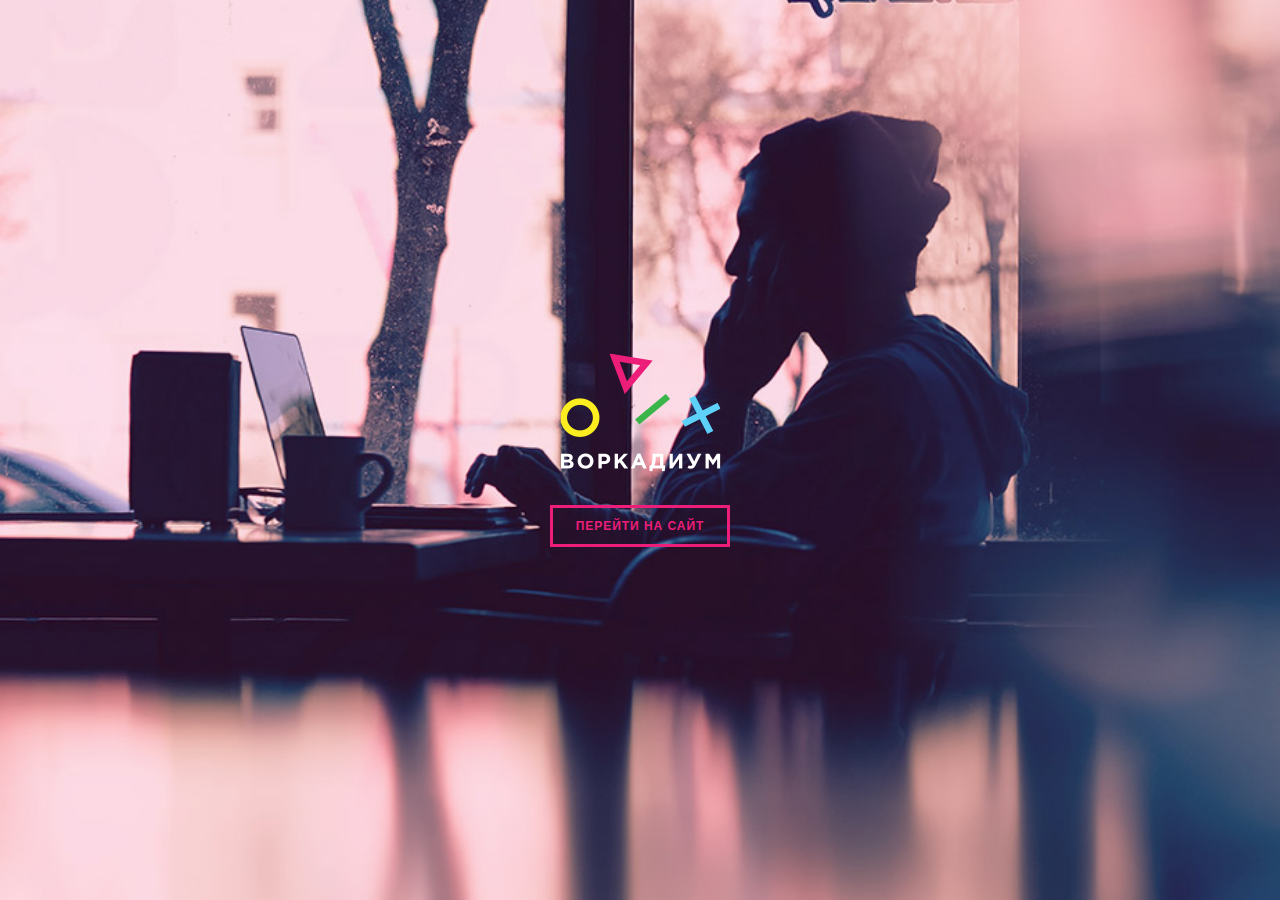
<file: index.html>
<!DOCTYPE html>
<html lang="ru">
<head>
	<meta charset="UTF-8">
	<meta name="viewport" content="width=device-width, initial-scale=1.0">
	<meta http-equiv="X-UA-Compatible" content="ie=edge">
	<title>Коворкинг Воркадиум</title>
  <link rel="shortcut icon" href="img/favicon.ico" type="image/x-icon">
  <link href="css/normalize.css" rel="stylesheet">
  <link href="css/style.css" rel="stylesheet">
</head>
<body>
	<section class="index-wrapper">
		<div class="index-logo-wrapper">
			<div class="index-logo-img">
				<img class="logo-img" src="img/logo-index.png" width="160" height="120" alt="Логотип Воркадиума" >
			</div>
			<a class="index-btn" href="about.html">
				Перейти на сайт
			</a>
		</div>
	</section>
</body>
</html>
</file>
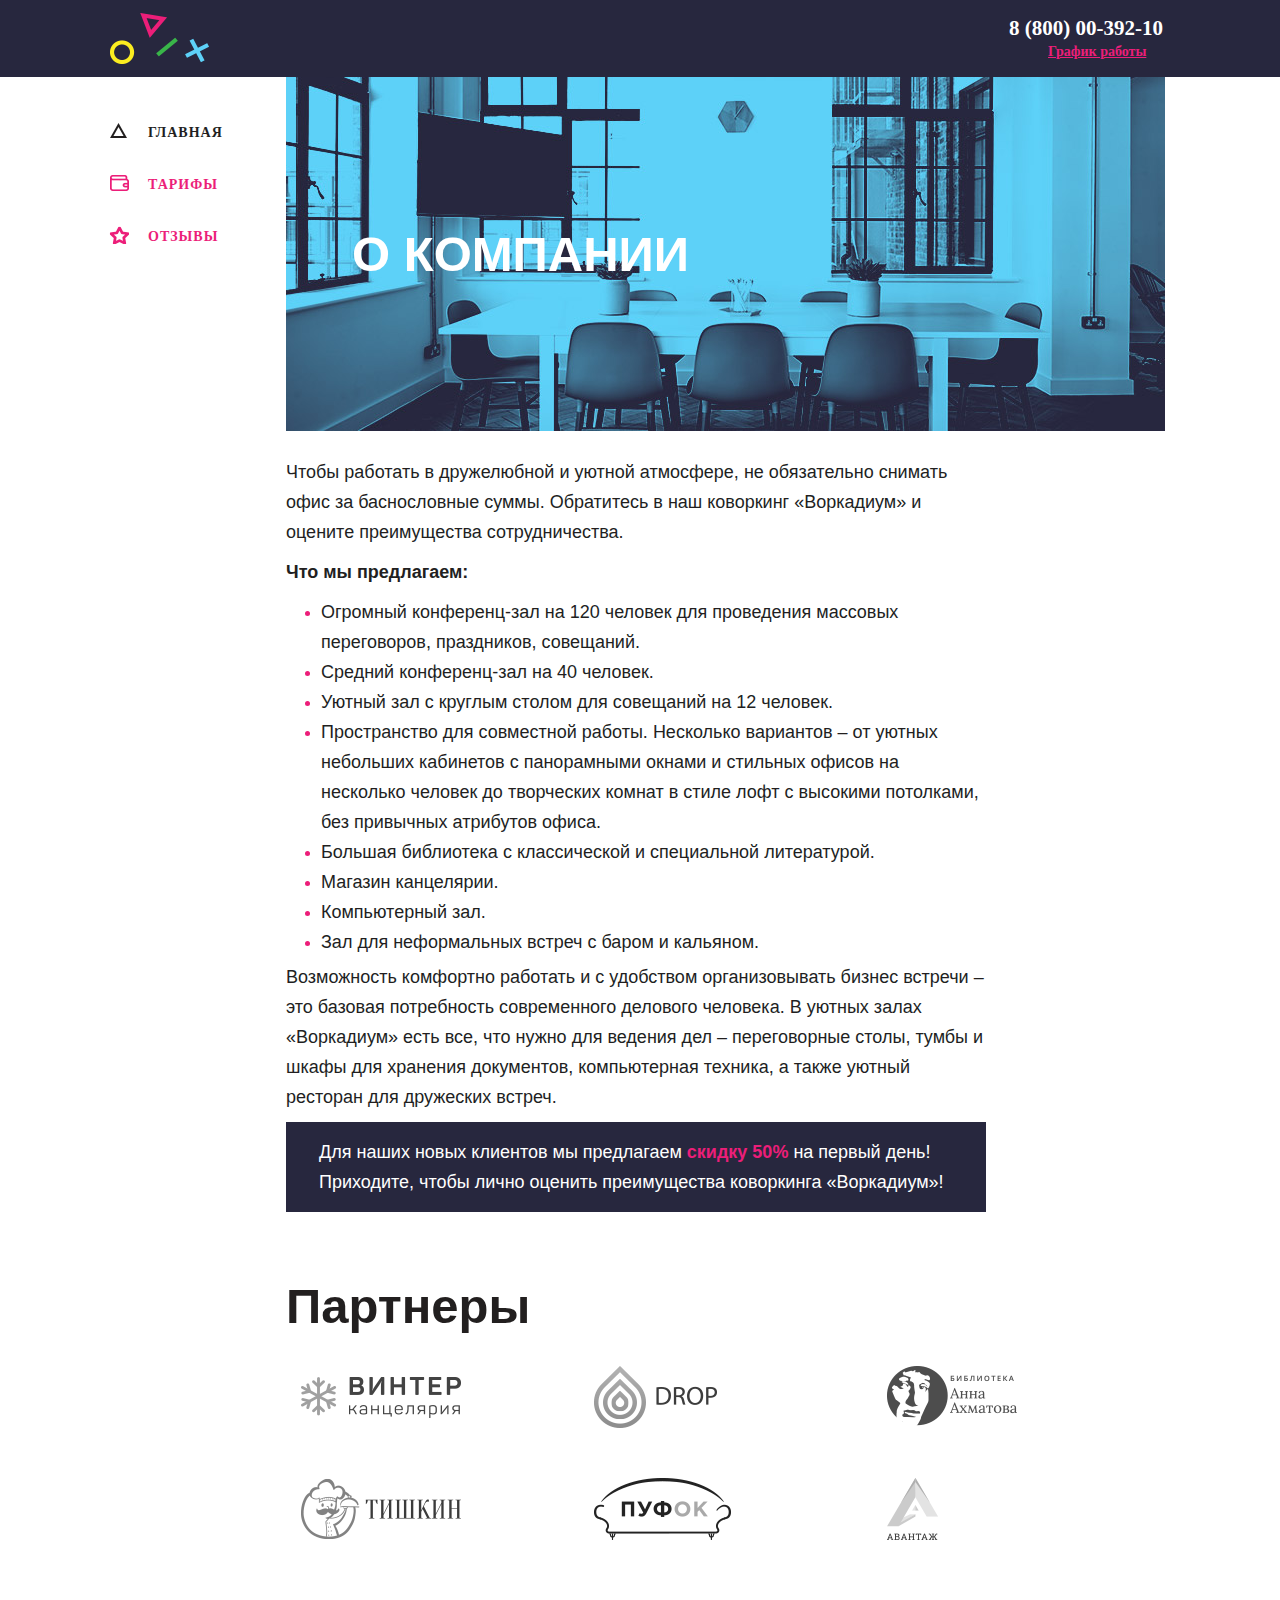
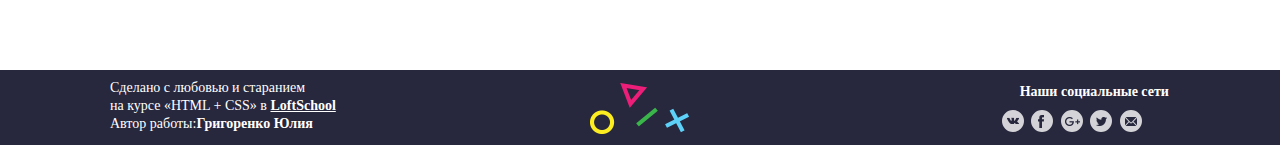
<file: about.html>
<!DOCTYPE html>
<html lang="ru">
  <head>
    <meta charset="UTF-8">
    <meta name="viewport" content="width=device-width, initial-scale=1.0">
    <meta http-equiv="X-UA_Compatible" content="ie=edge">
    <title>Коворкинг Воркадиум</title>
    <link rel="shortcut icon" href="img/favicon.ico" type="image/x-icon">
    <link href="css/normalize.css" rel="stylesheet">
    <link href="css/style.css" rel="stylesheet">
  </head>
  <body>
    <section class="wrapper">
      <header class="main-header">
        <div class="container container-header">
            <section class="main-header__logo">
            <a class="logo__link" href="about.html">
              <img class="logo__img" src="img/main-logo.png" width="99" height="51" alt="Логотип коворкинга Воркадиум">
            </a>
          </section>
          <address class="main-header__contacts">
            <a class="contacts__phone" href="tel:+78000039210">8 (800) 00-392-10</a>
            <div class="dropdown__schedule">
                <button class="contacts__schedule">График работы</button>
              <div class="schedule__office-hours">
                <div class="schedule__visual-triangle"></div>
                <span class="schedule__work-week">пн-вс: 09:00-20:00</span>
                <span class="schedule__lunch-time">обед: 14:00-14:30 </span>
              </div>
            </div>
          </address>
        </div>
      </header>
      <div class="container clearfix">
        <aside class="sidebar">
  				<nav class="main-nav">
  					<ul class="main-nav__list">
  						<li class="main-nav__item main-nav__item-current">
  							<a  class="main-nav__link-about">Главная</a>
  						</li>
  						<li class="main-nav__item">
                <a  href="prices.html" class="main-nav__link-prices">Тарифы</a>
  						</li>
  						<li class="main-nav__item">
  							<a href="feedback.html" class="main-nav__link-comments">Отзывы</a>
  						</li>
  					</ul>
  				</nav>
  			</aside>
        <main class="content">
          <div class="main__header">
            <h1 class="main-content__title">О компании</h1>
          </div>
          <p class="offer">Чтобы работать в дружелюбной и уютной атмосфере, не обязательно снимать офис за баснословные суммы.       Обратитесь в наш коворкинг «Воркадиум» и оцените преимущества сотрудничества.
          </p>
          <h3 class="offer-title">Что мы предлагаем:</h3>
          <ul class="offer-list">
            <li class="offer-item"><span class="offer-item-text">Огромный конференц-зал на 120 человек для проведения массовых переговоров, праздников, совещаний.</span></li>
            <li class="offer-item"><span class="offer-item-text">Средний конференц-зал на 40 человек.</span></li>
            <li class="offer-item"><span class="offer-item-text">Уютный зал с круглым столом для совещаний на 12 человек.</span></li>
            <li class="offer-item"><span class="offer-item-text">Пространство для совместной работы. Несколько вариантов – от уютных небольших кабинетов с панорамными окнами и стильных офисов на несколько человек до творческих комнат в стиле лофт с высокими потолками, без привычных атрибутов офиса.</span></li>
            <li class="offer-item"><span class="offer-item-text">Большая библиотека с классической и специальной литературой.</span></li>
            <li class="offer-item"><span class="offer-item-text">Магазин канцелярии.</span></li>
            <li class="offer-item"><span class="offer-item-text">Компьютерный зал.</span></li>
            <li class="offer-item"><span class="offer-item-text">Зал для неформальных встреч с баром и кальяном.</span></li>
          </ul>
          <p class="offer">Возможность комфортно работать и с удобством организовывать бизнес встречи – это базовая потребность современного делового человека. В уютных залах «Воркадиум» есть все, что нужно для ведения дел – переговорные столы, тумбы и шкафы для хранения документов, компьютерная техника, а также уютный ресторан для дружеских встреч.</p>
          <p class="offer offer-sale">Для наших новых клиентов мы предлагаем <span class="sale-marker">скидку 50%</span> на первый день! Приходите, чтобы лично оценить преимущества коворкинга «Воркадиум»!</p>
          <h2 class="partners-title">Партнеры</h2>
          <ul class="partners-list">
            <li class="partners-item"><img class="partners-img" src="img/logo-1.png" width="160" height="41" alt="логотип компании винтер"></li>
            <li class="partners-item"><img class="partners-img" src="img/logo-2.png" width="123" height="62" alt="логотип компании drop"></li>
            <li class="partners-item"><img class="partners-img" src="img/logo-3.png" width="130" height="62" alt="логотип компании библиотека нны Ахматовой"></li>
            <li class="partners-item"><img class="partners-img" src="img/logo-4.png" width="160" height="62" alt="логотип компании Тишкин"></li>
            <li class="partners-item"><img class="partners-img" src="img/logo-5.png" width="137" height="62" alt="логотип компании пуфок"></li>
            <li class="partners-item"><img class="partners-img" src="img/logo-6.png" width="51" height="62" alt="логотип компании винтер"></li>
          </ul>
        <main>
      </div>
    </section>
    <footer class="main-footer">
      <div class="container clearfix">
        <section class="main-footer__copyright">
          Сделано с любовью и старанием</br>
					на курсе «HTML + CSS» в <a href="#" class="copyright__link">LoftSchool</a></br>
					Автор работы:<span class="copyright__author">Григоренко Юлия</span>
        </section>
        <section class="main-footer__logo">
          <a href="about.html" class="logo__link">
						<img class="logo__img" src="img/main-logo.png" width="99" height="51" alt="Логотип коворкинга Воркадиум">
					</a>
        </section>
        <section class="main-footer__social">
          <div class="socials__title">
						Наши социальные сети
					</div>
          <ul class="socials__list">
						<li class="socials__item">
							<a href="#" class="socials__link socials__link-vk">
							</a>
						</li>
						<li class="socials__item">
							<a href="#" class="socials__link socials__link-fb">
							</a>
						</li>
						<li class="socials__item">
							<a href="#" class="socials__link socials__link-google">
							</a>
						</li>
						<li class="socials__item">
							<a href="#" class="socials__link socials__link-twitter">
							</a>
						</li>
						<li class="socials__item">
							<a href="#" class="socials__link socials__link-email">
							</a>
						</li>
					</ul>
        </section>
      </div>
    </footer>
  </body>
</html>
</file>
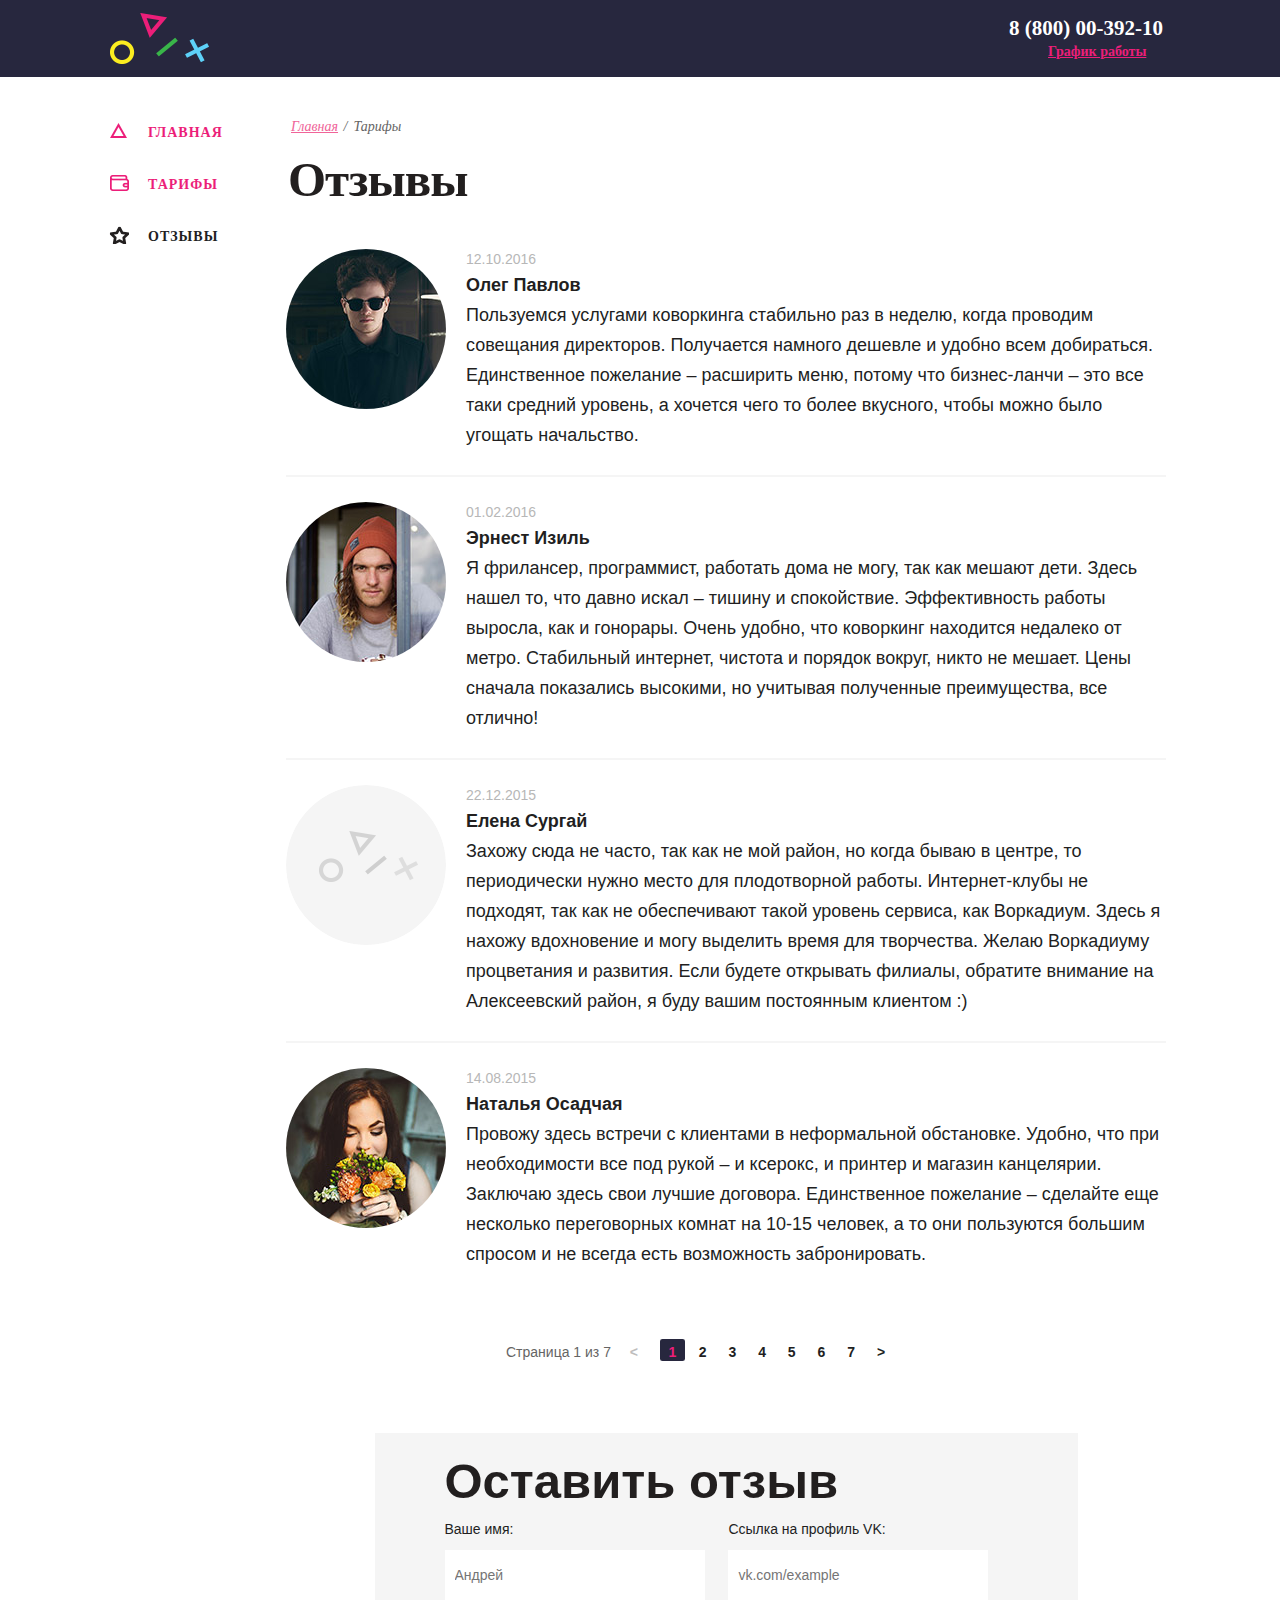
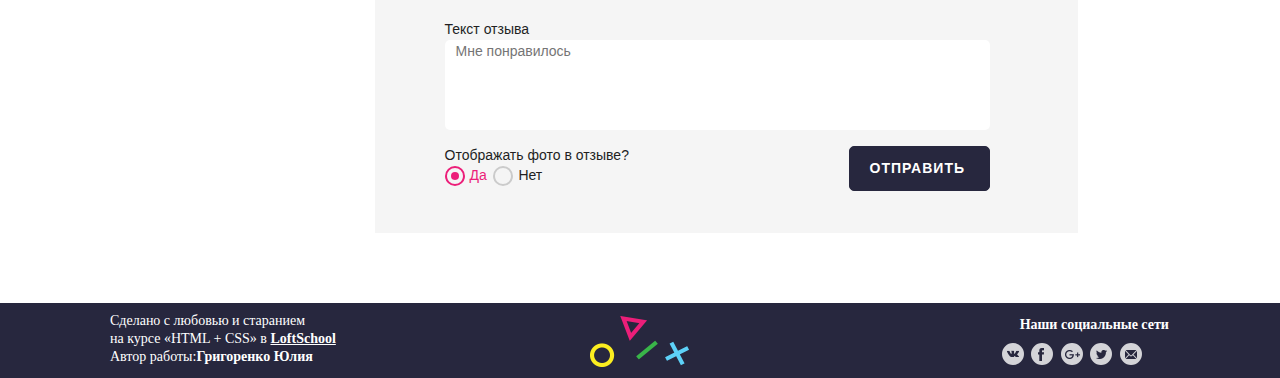
<file: feedback.html>
<!DOCTYPE html>
<html lang="ru">
  <head>
    <meta charset="UTF-8">
    <meta name="viewport" content="width=device-width, initial-scale=1.0">
    <meta http-equiv="X-UA_Compatible" content="ie=edge">
    <title>Коворкинг Воркадиум</title>
    <link rel="shortcut icon" href="img/favicon.ico" type="image/x-icon">
    <link href="css/normalize.css" rel="stylesheet">
    <link href="css/style.css" rel="stylesheet">
  </head>
  <body>
    <section class="wrapper">
      <header class="main-header">
        <div class="container container-header">
            <section class="main-header__logo">
            <a class="logo__link" href="about.html">
              <img class="logo__img" src="img/main-logo.png" width="99" height="51" alt="Логотип коворкинга Воркадиум">
            </a>
          </section>
          <address class="main-header__contacts">
            <a class="contacts__phone" href="tel:+78000039210">8 (800) 00-392-10</a>
            <div class="dropdown__schedule">
                <button class="contacts__schedule">График работы</button>
              <div class="schedule__office-hours">
                <div class="schedule__visual-triangle"></div>
                <span class="schedule__work-week">пн-вс: 09:00-20:00</span>
                <span class="schedule__lunch-time">обед: 14:00-14:30 </span>
              </div>
            </div>
          </address>
        </div>
      </header>
      <div class="container clearfix">
        <aside class="sidebar">
  				<nav class="main-nav">
  					<ul class="main-nav__list">
  						<li class="main-nav__item">
  							<a href="about.html" class="main-nav__link-about">Главная</a>
  						</li>
  						<li class="main-nav__item">
                <a  href="prices.html" class="main-nav__link-prices">Тарифы</a>
  						</li>
  						<li class="main-nav__item main-nav__item-current">
  							<a class="main-nav__link-comments">Отзывы</a>
  						</li>
  					</ul>
  				</nav>
  			</aside>
        <main class="content">
          <ul class="breadcrumbs">
            <li class="breadcrumbs__item"><a class="breadcrumbs__link" href="index.html">Главная</a></li>
            <li class="breadcrumbs__item breadcrumbs__item-current">Тарифы</li>
          </ul>
          <h1 class="content__title">Отзывы</h1>
          <ul class="feedback-list">
            <li class="feedback-item">
              <div class="img_wrapper">
                <img class="feedback-img" src="img/pavel-feed.jpg" width="160" height="160" alt="Фото пользователя">
              </div>
              <div class="feedback-description">
                <p class="feedback-date">12.10.2016</p>
                <p class="feedback-person">Олег Павлов</p>
                <p class="feedback-text">Пользуемся услугами коворкинга стабильно раз в неделю, когда проводим совещания директоров. Получается намного дешевле и удобно всем добираться. Единственное пожелание – расширить меню, потому что бизнес-ланчи – это все таки средний уровень, а хочется чего то более вкусного, чтобы можно было угощать начальство.</p>
              </div>
            </li>
            <li class="feedback-item">
              <div class="img_wrapper">
                <img class="feedback-img" src="img/ernest-feed.jpg" width="160" height="160" alt="Фото пользователя">
              </div>
              <div class="feedback-description">
                <p class="feedback-date">01.02.2016</p>
                <p class="feedback-person">Эрнест Изиль</p>
                <p class="feedback-text">Я фрилансер, программист, работать дома не могу, так как мешают дети. Здесь нашел то, что давно искал – тишину и спокойствие. Эффективность работы выросла, как и гонорары. Очень удобно, что коворкинг находится недалеко от метро. Стабильный интернет, чистота и порядок вокруг, никто не мешает. Цены сначала показались высокими, но учитывая полученные преимущества, все отлично!</p>
              </div>
            </li>
            <li class="feedback-item">
              <div class="img_wrapper">
                <img class="feedback-img" src="img/logo-feed.png" width="160" height="160" alt="Фото пользователя">
              </div>
              <div class="feedback-description">
                <p class="feedback-date">22.12.2015</p>
                <p class="feedback-person">Елена Сургай</p>
                <p class="feedback-text">Захожу сюда не часто, так как не мой район, но когда бываю в центре, то периодически нужно место для плодотворной работы. Интернет-клубы не подходят, так как не обеспечивают такой уровень сервиса, как Воркадиум. Здесь я нахожу вдохновение и могу выделить время для творчества. Желаю Воркадиуму процветания и развития. Если будете открывать филиалы, обратите внимание на Алексеевский район, я буду вашим постоянным клиентом :) </p>
              </div>
            </li>
            <li class="feedback-item">
              <div class="img_wrapper">
                <img class="feedback-img" src="img/natalya-feed.jpg" width="160" height="160" alt="Фото пользователя">
              </div>
              <div class="feedback-description">
                <p class="feedback-date">14.08.2015</p>
                <p class="feedback-person">Наталья Осадчая</p>
                <p class="feedback-text">Провожу здесь встречи с клиентами в неформальной обстановке. Удобно, что при необходимости все под рукой – и ксерокс, и принтер и магазин канцелярии. Заключаю здесь свои лучшие договора. Единственное пожелание – сделайте еще несколько переговорных комнат на 10-15 человек, а то они пользуются большим спросом и не всегда есть возможность забронировать.</p>
              </div>
            </li>
          </ul>
          <section class="pagination">
             <div class="pagination__description">
               Страница 1 из 7
             </div>
             <ul class="pagination__list">
               <li class="pagination__item pagination__item-disabled">&lt;</li>
               <li class="pagination__item pagination__item-current">1</li>
               <li class="pagination__item"><a class="pagination__link" href="#">2</a></li>
               <li class="pagination__item"><a class="pagination__link" href="#">3</a></li>
               <li class="pagination__item"><a class="pagination__link" href="#">4</a></li>
               <li class="pagination__item"><a class="pagination__link" href="#">5</a></li>
               <li class="pagination__item"><a class="pagination__link" href="#">6</a></li>
               <li class="pagination__item"><a class="pagination__link" href="#">7</a></li>
               <li class="pagination__item"><a class="pagination__link" href="#">></a></li>
            </ul>
          </section>
          <section class="comments-form">
            <h2 class="comments-form__header">Оставить отзыв</h2>
            <form class="comments-form__form" method="post" action="https://echo/index.html">
              <div class="comments-form__user-data">
                <p class="comments-form__item">
                  <label for="comments-form-username">Ваше имя:</label>
                  <input id="comments-form-username" class="comments-form__textinput" type="text" name="username" size="40" placeholder="Андрей">
                </p>
                <p class="comments-form__item">
                  <label for="comments-form-vk">Ссылка на профиль VK:</label>
                  <input id="comments-form-vk" class="comments-form__textinput" type="text" name="vk" size="140" placeholder="vk.com/example">
                </p>
              </div>
              <div class="comments-form__message">
                <p class="comments-form__item">
                  <label for="comments-form-text">Текст отзыва</label>
                  <textarea class="comments-form__textarea" id="comments-form-text" placeholder="Мне понравилось"></textarea>
                </p>
              </div>
              <div class="comments-form__photo-submit">

                <fieldset class="comments-form__photo-information">
                  <legend>Отображать фото в отзыве?</legend>
                  <ul class="radio-filter">
                    <li class="filter-option">
                      <input id="filter-photo-display" class="visually-hidden filter-input-radio"
                        type="radio" name="comments-form__photo" value="display" checked>
                      <label class="filter-radio filter-radio-display" for="filter-photo-display">Да</label>
                    </li>
                    <li class="filter-option">
                      <input id="filter-photo-hide" class="visually-hidden filter-input-radio"
                        type="radio" name="comments-form__photo" value="hide">
                      <label class="filter-radio filter-radio-hide" for="filter-photo-hide">Нет</label>
                    </li>
                  </ul>
                </fieldset>
                <button class="button comments-form__button" type="submit">Отправить</button>
              </div>
            </form>
          </section>
        <main>
      </div>
    </section>


    <footer class="main-footer">
      <div class="container clearfix">
        <section class="main-footer__copyright">
          Сделано с любовью и старанием</br>
					на курсе «HTML + CSS» в <a href="#" class="copyright__link">LoftSchool</a></br>
					Автор работы:<span class="copyright__author">Григоренко Юлия</span>
        </section>
        <section class="main-footer__logo">
          <a href="about.html" class="logo__link">
						<img class="logo__img" src="img/main-logo.png" width="99" height="51" alt="Логотип коворкинга Воркадиум">
					</a>
        </section>
        <section class="main-footer__social">
          <div class="socials__title">
						Наши социальные сети
					</div>
          <ul class="socials__list">
						<li class="socials__item">
							<a href="#" class="socials__link socials__link-vk">
							</a>
						</li>
						<li class="socials__item">
							<a href="#" class="socials__link socials__link-fb">
							</a>
						</li>
						<li class="socials__item">
							<a href="#" class="socials__link socials__link-google">
							</a>
						</li>
						<li class="socials__item">
							<a href="#" class="socials__link socials__link-twitter">
							</a>
						</li>
						<li class="socials__item">
							<a href="#" class="socials__link socials__link-email">
							</a>
						</li>
					</ul>
        </section>
      </div>
    </footer>
  </body>
</html>
</file>
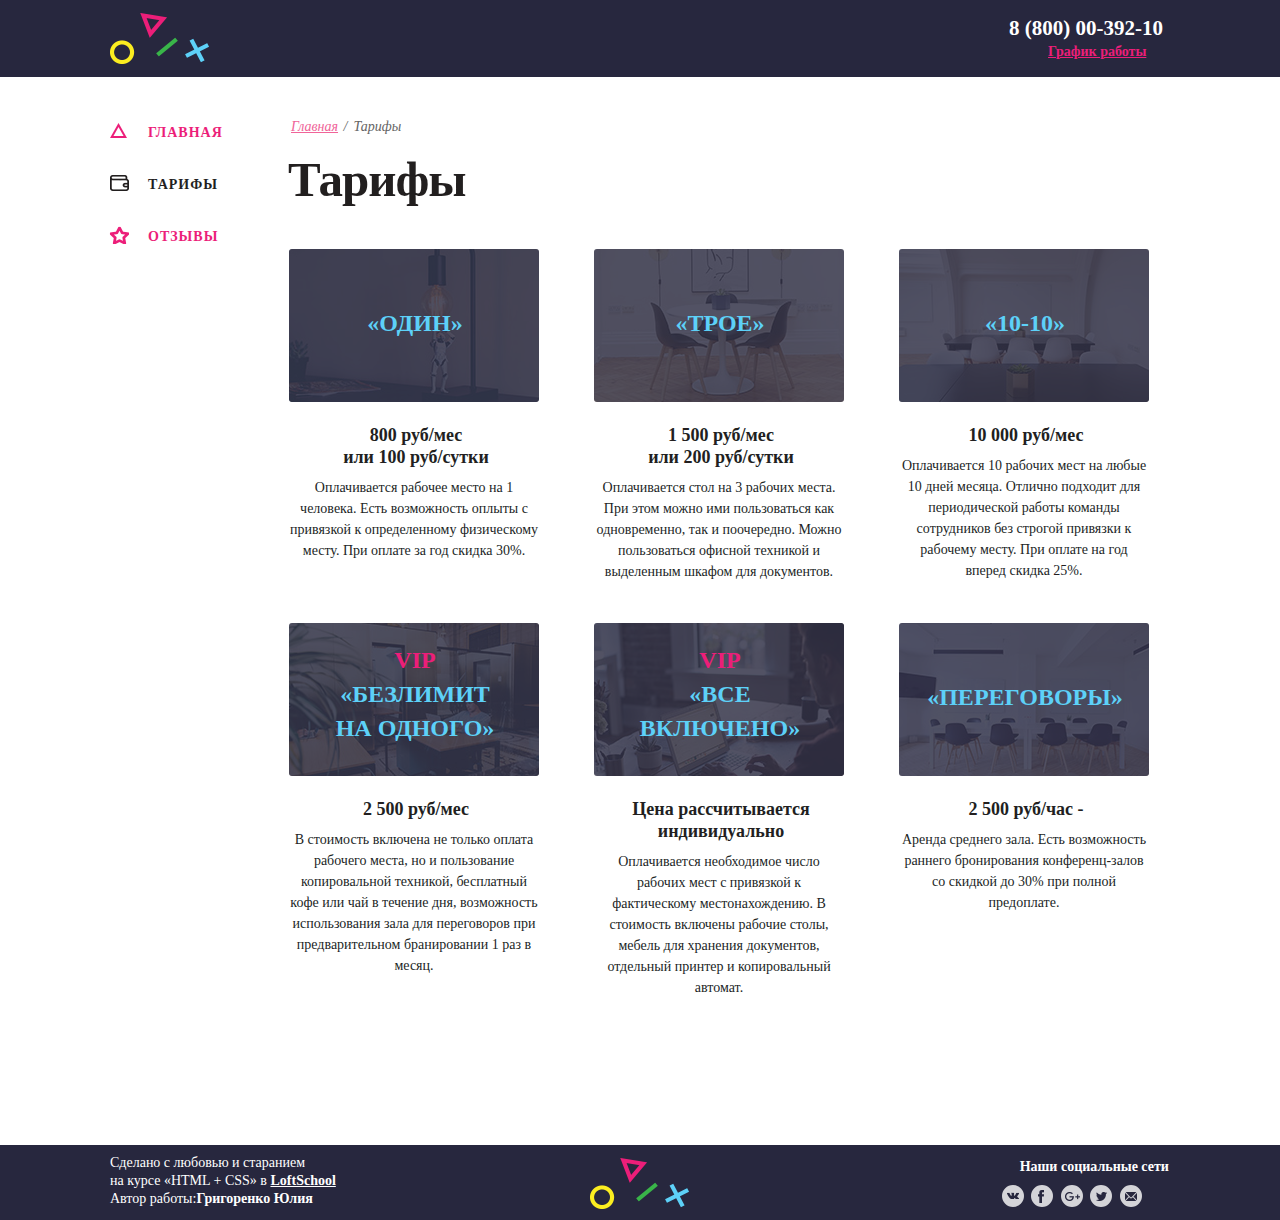
<file: prices.html>
<!DOCTYPE html>
<html lang="ru">
  <head>
    <meta charset="UTF-8">
    <meta name="viewport" content="width=device-width, initial-scale=1.0">
    <meta http-equiv="X-UA_Compatible" content="ie=edge">
    <title>Коворкинг Воркадиум</title>
    <link rel="shortcut icon" href="img/favicon.ico" type="image/x-icon">
    <link href="css/normalize.css" rel="stylesheet">
    <link href="css/style.css" rel="stylesheet">
  </head>
  <body>
    <section class="wrapper">
      <header class="main-header">
        <div class="container container-header">
            <section class="main-header__logo">
            <a class="logo__link" href="about.html">
              <img class="logo__img" src="img/main-logo.png" width="99" height="51" alt="Логотип коворкинга Воркадиум">
            </a>
          </section>
          <address class="main-header__contacts">
            <a class="contacts__phone" href="tel:+78000039210">8 (800) 00-392-10</a>
            <div class="dropdown__schedule">
                <button class="contacts__schedule">График работы</button>
              <div class="schedule__office-hours">
                <div class="schedule__visual-triangle"></div>
                <span class="schedule__work-week">пн-вс: 09:00-20:00</span>
                <span class="schedule__lunch-time">обед: 14:00-14:30 </span>
              </div>
            </div>
          </address>
        </div>
      </header>
      <div class="container clearfix">
        <aside class="sidebar">
  				<nav class="main-nav">
  					<ul class="main-nav__list">
  						<li class="main-nav__item">
  							<a href="about.html" class="main-nav__link-about">Главная</a>
  						</li>
  						<li class="main-nav__item main-nav__item-current">
  							<span class="main-nav__link-prices">Тарифы</span>
  						</li>
  						<li class="main-nav__item">
  							<a href="feedback.html" class="main-nav__link-comments">Отзывы</a>
  						</li>
  					</ul>
  				</nav>
  			</aside>
        <main class="content">
          <ul class="breadcrumbs">
            <li class="breadcrumbs__item"><a class="breadcrumbs__link" href="index.html">Главная</a></li>
            <li class="breadcrumbs__item breadcrumbs__item-current">Тарифы</li>
          </ul>
          <h1 class="content__title">Тарифы</h1>
          <ul class="price__list">
            <li class="price__item">
              <div class="price__illustration">
								<img class="price__img" src="img/price_one.jpg"  width="250" height="153" alt="Иллюстрация к тарифу Один коворкинга Воркадиум">
                <div class="dark-overlay"></div>
                <div class="price__name">«Один»</div>
              </div>
              <div class="price__description">
								<div class="price__title">800 руб/мес </br> или 100 руб/сутки</div>
								<p class="price__text">
									Оплачивается рабочее место на 1 человека.
									Есть возможность оплыты с привязкой к определенному физическому месту.
									При оплате за год скидка 30%.
								</p>
							</div>
            </li>
            <li class="price__item">
              <div class="price__illustration">
                <img class="price__img" src="img/price_three.jpg"  width="250" height="153" alt="Иллюстрация к тарифу Один коворкинга Воркадиум">
                <div class="dark-overlay"></div>
                <div class="price__name">«Трое»</div>
              </div>
              <div class="price__description">
                <div class="price__title">1 500 руб/мес</br> или 200 руб/сутки</div>
                <p class="price__text">
                  Оплачивается стол на 3 рабочих места.
									При этом можно ими пользоваться как одновременно, так и поочередно.
									Можно пользоваться офисной техникой и выделенным шкафом для документов.
                </p>
              </div>
            </li>
            <li class="price__item">
              <div class="price__illustration">
                <img class="price__img" src="img/price_10_to_10.jpg"  width="250" height="153" alt="Иллюстрация к тарифу Один коворкинга Воркадиум">
                <div class="dark-overlay"></div>
                <div class="price__name">«10-10»</div>
              </div>
              <div class="price__description">
                <div class="price__title">10 000 руб/мес</div>
                <p class="price__text">
                  Оплачивается 10 рабочих мест на любые 10 дней месяца.
									Отлично подходит для периодической работы команды сотрудников без
									строгой привязки к рабочему месту. При оплате на год вперед скидка 25%.
                </p>
              </div>
            </li>
            <li class="price__item">
              <div class="price__illustration">
                <img class="price__img" src="img/all-for-one.jpg"  width="250" height="153" alt="Иллюстрация к тарифу Один коворкинга Воркадиум">
                <div class="dark-overlay"></div>
                <div class="price__name">
                  <span class="price__name_extra">vip</span>
                  «Безлимит <br> на одного»
                </div>
              </div>
              <div class="price__description">
                <div class="price__title">2 500 руб/мес</div>
                <p class="price__text">
                  В стоимость включена не только оплата рабочего места,
									но и пользование копировальной техникой, бесплатный кофе или чай
									в течение дня, возможность использования зала для переговоров
									при предварительном бранировании 1 раз в месяц.
                </p>
              </div>
            </li>
            <li class="price__item">
              <div class="price__illustration">
                <img class="price__img" src="img/all-for-all.jpg"  width="250" height="153" alt="Иллюстрация к тарифу Один коворкинга Воркадиум">
                <div class="price__name">
                  <span class="price__name_extra">vip</span>
                  «Все </br> включено»
                </div>
                <div class="dark-overlay"></div>
              </div>
              <div class="price__description">
                <div class="price__title">
                  Цена рассчитывается индивидуально
                </div>
                <p class="price__text">
                  Оплачивается необходимое число рабочих мест
									с привязкой к фактическому местонахождению.
									В стоимость включены рабочие столы, мебель для хранения документов,
									отдельный принтер и копировальный автомат.
                </p>
              </div>
            </li>
            <li class="price__item">
              <div class="price__illustration">
                <img class="price__img" src="img/conversation.jpg"  width="250" height="153" alt="Иллюстрация к тарифу Один коворкинга Воркадиум">
                <div class="price__name">«Переговоры»</div>
                <div class="dark-overlay"></div>
              </div>
              <div class="price__description">
                <div class="price__title">2 500 руб/час -</div>
                <p class="price__text">
                  Аренда среднего зала. Есть возможность раннего бронирования
									конференц-залов со скидкой до 30% при полной предоплате.
                </p>
              </div>
            </li>
          </ul>
        <main>
      </div>
    </section>
    <footer class="main-footer">
      <div class="container clearfix">
        <section class="main-footer__copyright">
          Сделано с любовью и старанием</br>
					на курсе «HTML + CSS» в <a href="#" class="copyright__link">LoftSchool</a></br>
					Автор работы:<span class="copyright__author">Григоренко Юлия</span>
        </section>
        <section class="main-footer__logo">
          <a href="about.html" class="logo__link">
						<img class="logo__img" src="img/main-logo.png" width="99" height="51" alt="Логотип коворкинга Воркадиум">
					</a>
        </section>
        <section class="main-footer__social">
          <div class="socials__title">
						Наши социальные сети
					</div>
          <ul class="socials__list">
						<li class="socials__item">
							<a href="#" class="socials__link socials__link-vk">
							</a>
						</li>
						<li class="socials__item">
							<a href="#" class="socials__link socials__link-fb">
							</a>
						</li>
						<li class="socials__item">
							<a href="#" class="socials__link socials__link-google">
							</a>
						</li>
						<li class="socials__item">
							<a href="#" class="socials__link socials__link-twitter">
							</a>
						</li>
						<li class="socials__item">
							<a href="#" class="socials__link socials__link-email">
							</a>
						</li>
					</ul>
        </section>
      </div>
    </footer>
  </body>
</html>
</file>
<file: css/style.css>
@import url("/fonts/fonts.css");
@import url("layout/base.css");
@import url("components/logo.css");
@import url("components/contacts.css");
@import url("components/dropdown.css");
@import url("components/breadcrumbs.css");
@import url("components/nav.css");
@import url("components/price.css");
@import url("components/mainfooter.css");
@import url("components/mainfooter.css");
@import url("components/index.css");
@import url("components/about.css");
@import url("components/pagination.css");
@import url("components/form.css");
@import url("components/feedback.css");
</file>
